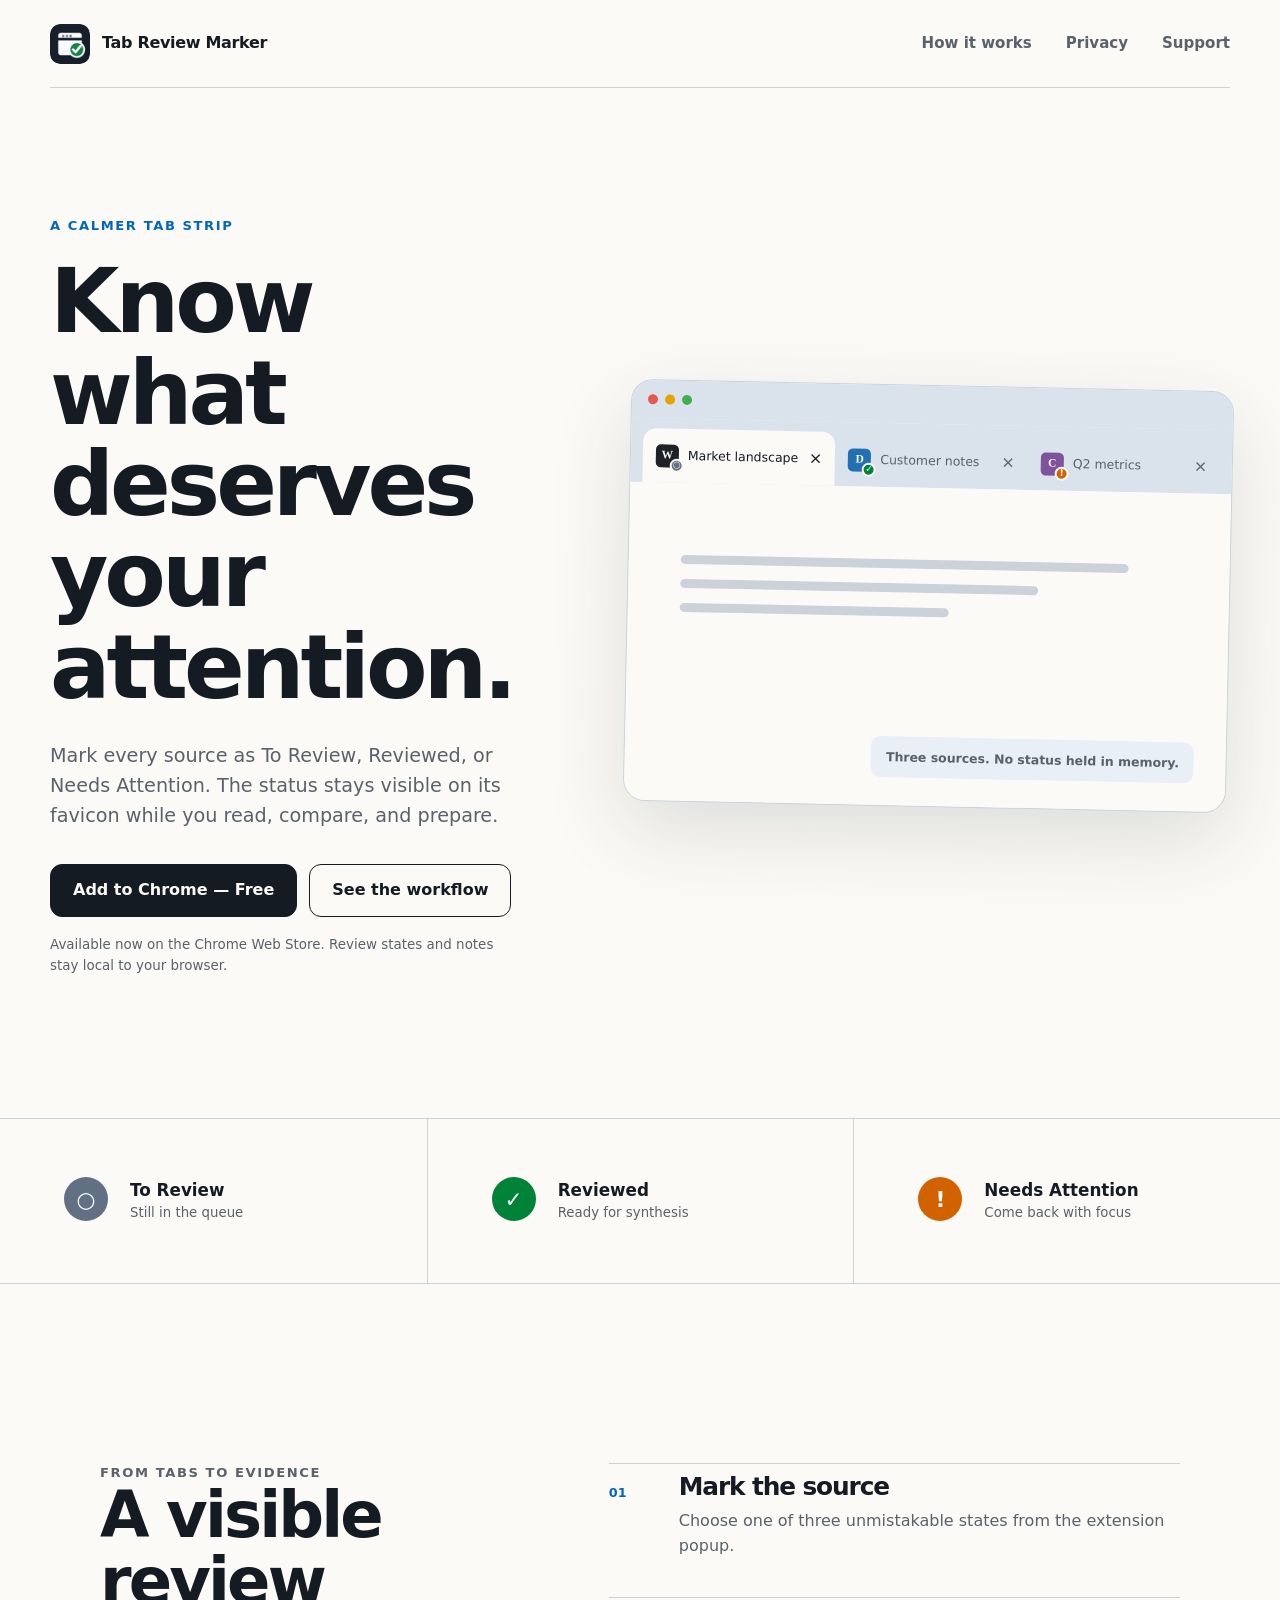
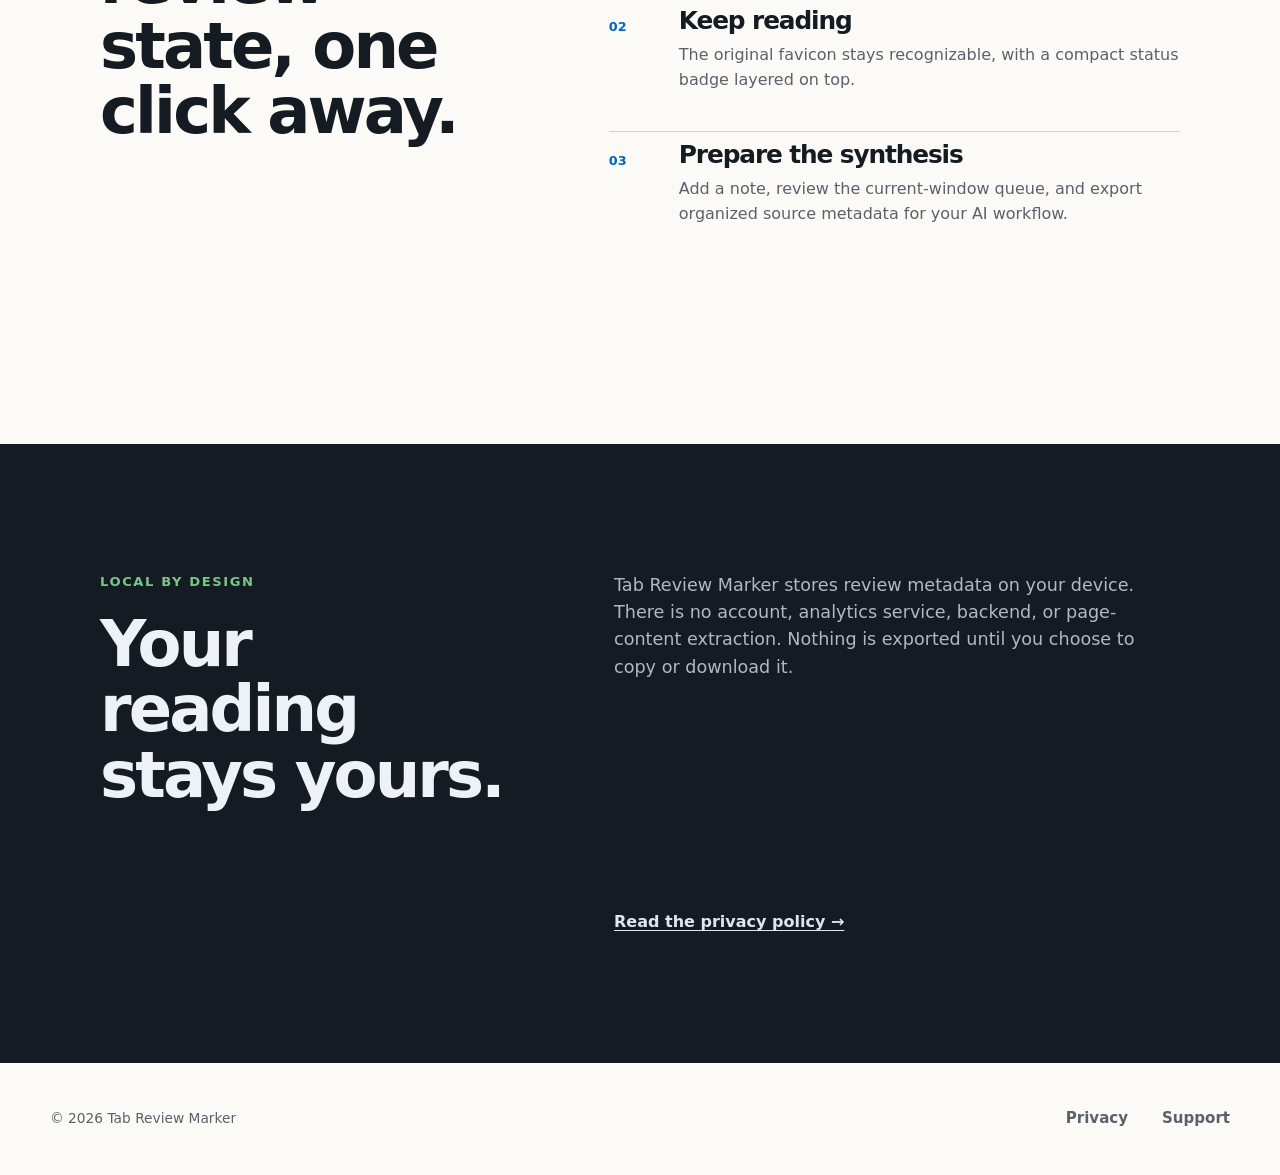
<file: index.html>
<!doctype html>
<html lang="en">
<head>
  <meta charset="utf-8">
  <meta name="viewport" content="width=device-width, initial-scale=1">
  <meta name="description" content="See what needs review, what is done, and what needs attention directly in your Chrome tab strip.">
  <title>Tab Review Marker</title>
  <link rel="icon" href="assets/icon-32.png" sizes="32x32">
  <link rel="stylesheet" href="styles.css">
</head>
<body>
  <header class="site-header">
    <a class="brand" href="./" aria-label="Tab Review Marker home">
      <img src="assets/icon-48.png" width="40" height="40" alt="">
      <span>Tab Review Marker</span>
    </a>
    <nav aria-label="Main navigation">
      <a href="#how-it-works">How it works</a>
      <a href="privacy.html">Privacy</a>
      <a href="https://github.com/ArielSmoliar/tab-review-marker-site/issues">Support</a>
    </nav>
  </header>

  <main>
    <section class="hero">
      <div class="hero-copy">
        <p class="kicker">A calmer tab strip</p>
        <h1>Know what deserves your attention.</h1>
        <p class="lede">Mark every source as To Review, Reviewed, or Needs Attention. The status stays visible on its favicon while you read, compare, and prepare.</p>
        <div class="actions">
          <a class="button primary" href="https://chromewebstore.google.com/detail/tab-review-marker/gpbjejflccaaljhbdkjmihdfmmegoega">Add to Chrome — Free</a>
          <a class="button secondary" href="#how-it-works">See the workflow</a>
        </div>
        <p class="release-note">Available now on the Chrome Web Store. Review states and notes stay local to your browser.</p>
      </div>

      <div class="tab-scene" aria-label="Three browser tabs marked To Review, Reviewed, and Needs Attention">
        <div class="browser-bar" aria-hidden="true">
          <span class="traffic red"></span><span class="traffic amber"></span><span class="traffic green"></span>
        </div>
        <div class="tabs">
          <div class="tab selected">
            <span class="favicon wiki">W<span class="badge todo">○</span></span>
            <span class="tab-title">Market landscape</span>
            <span class="close">×</span>
          </div>
          <div class="tab">
            <span class="favicon doc">D<span class="badge done">✓</span></span>
            <span class="tab-title">Customer notes</span>
            <span class="close">×</span>
          </div>
          <div class="tab">
            <span class="favicon chart">C<span class="badge attention">!</span></span>
            <span class="tab-title">Q2 metrics</span>
            <span class="close">×</span>
          </div>
        </div>
        <div class="page-surface">
          <div class="reading-line wide"></div>
          <div class="reading-line"></div>
          <div class="reading-line short"></div>
          <div class="source-note">Three sources. No status held in memory.</div>
        </div>
      </div>
    </section>

    <section class="status-strip" aria-label="Review states">
      <div><span class="large-mark todo">○</span><strong>To Review</strong><small>Still in the queue</small></div>
      <div><span class="large-mark done">✓</span><strong>Reviewed</strong><small>Ready for synthesis</small></div>
      <div><span class="large-mark attention">!</span><strong>Needs Attention</strong><small>Come back with focus</small></div>
    </section>

    <section class="workflow" id="how-it-works">
      <div class="section-intro">
        <p class="kicker">From tabs to evidence</p>
        <h2>A visible review state, one click away.</h2>
      </div>
      <ol>
        <li><span>01</span><div><h3>Mark the source</h3><p>Choose one of three unmistakable states from the extension popup.</p></div></li>
        <li><span>02</span><div><h3>Keep reading</h3><p>The original favicon stays recognizable, with a compact status badge layered on top.</p></div></li>
        <li><span>03</span><div><h3>Prepare the synthesis</h3><p>Add a note, review the current-window queue, and export organized source metadata for your AI workflow.</p></div></li>
      </ol>
    </section>

    <section class="privacy-promise">
      <div>
        <p class="kicker">Local by design</p>
        <h2>Your reading stays yours.</h2>
      </div>
      <p>Tab Review Marker stores review metadata on your device. There is no account, analytics service, backend, or page-content extraction. Nothing is exported until you choose to copy or download it.</p>
      <a href="privacy.html">Read the privacy policy <span aria-hidden="true">→</span></a>
    </section>
  </main>

  <footer>
    <span>© 2026 Tab Review Marker</span>
    <div><a href="privacy.html">Privacy</a><a href="https://github.com/ArielSmoliar/tab-review-marker-site/issues">Support</a></div>
  </footer>
</body>
</html>
</file>
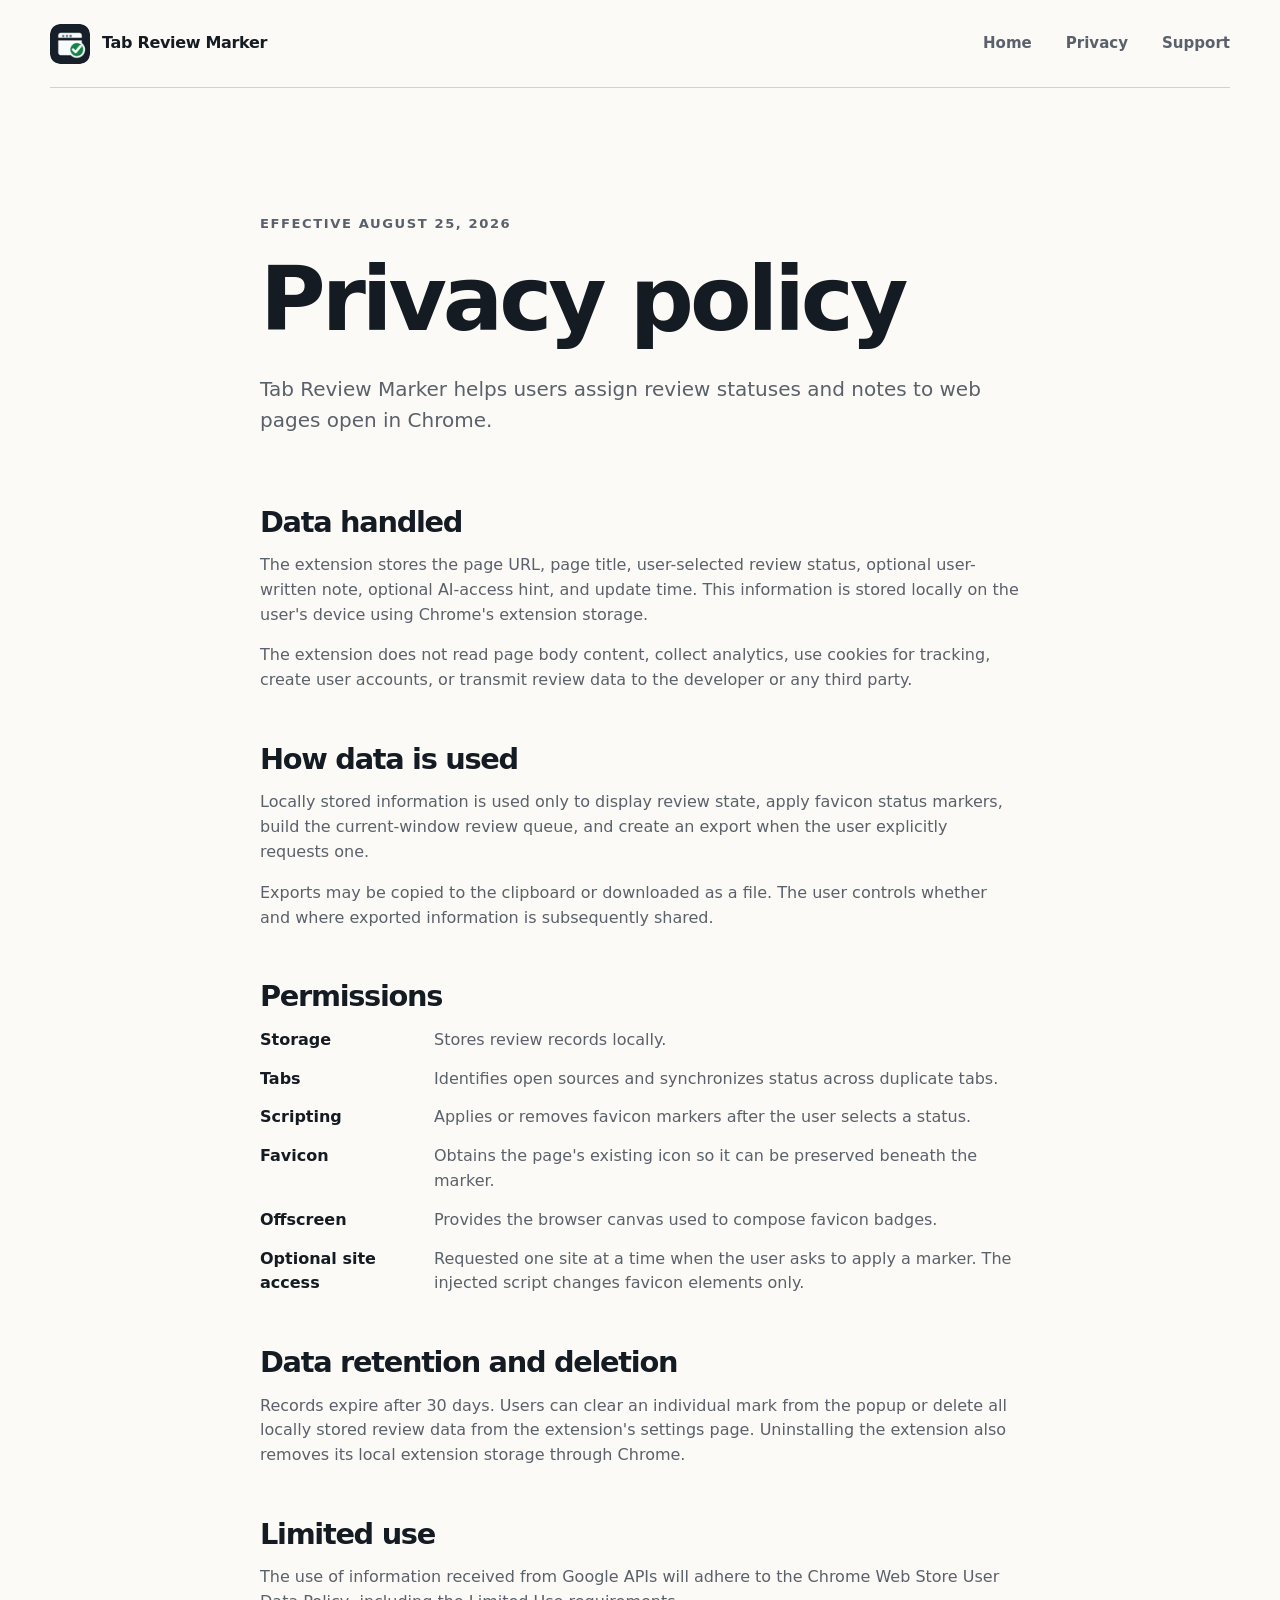
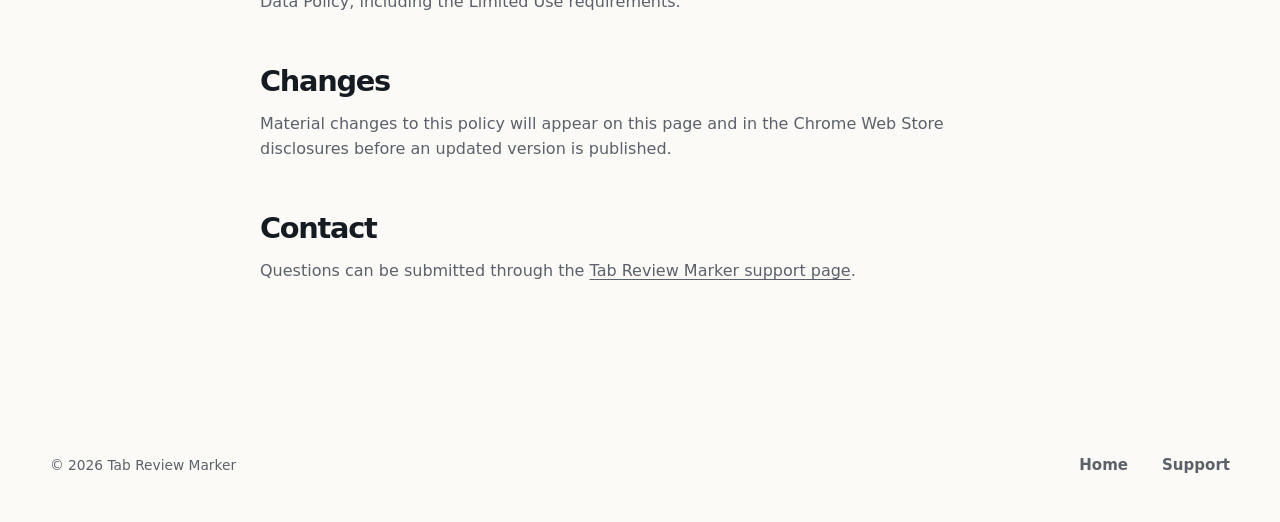
<file: privacy.html>
<!doctype html>
<html lang="en">
<head>
  <meta charset="utf-8">
  <meta name="viewport" content="width=device-width, initial-scale=1">
  <meta name="description" content="Privacy policy for Tab Review Marker.">
  <title>Privacy Policy · Tab Review Marker</title>
  <link rel="icon" href="assets/icon-32.png" sizes="32x32">
  <link rel="stylesheet" href="styles.css">
</head>
<body>
  <header class="site-header">
    <a class="brand" href="./" aria-label="Tab Review Marker home"><img src="assets/icon-48.png" width="40" height="40" alt=""><span>Tab Review Marker</span></a>
    <nav aria-label="Main navigation"><a href="./">Home</a><a aria-current="page" href="privacy.html">Privacy</a><a href="https://github.com/ArielSmoliar/tab-review-marker-site/issues">Support</a></nav>
  </header>

  <main class="policy">
    <p class="kicker">Effective August 25, 2026</p>
    <h1>Privacy policy</h1>
    <p class="policy-lede">Tab Review Marker helps users assign review statuses and notes to web pages open in Chrome.</p>

    <h2>Data handled</h2>
    <p>The extension stores the page URL, page title, user-selected review status, optional user-written note, optional AI-access hint, and update time. This information is stored locally on the user's device using Chrome's extension storage.</p>
    <p>The extension does not read page body content, collect analytics, use cookies for tracking, create user accounts, or transmit review data to the developer or any third party.</p>

    <h2>How data is used</h2>
    <p>Locally stored information is used only to display review state, apply favicon status markers, build the current-window review queue, and create an export when the user explicitly requests one.</p>
    <p>Exports may be copied to the clipboard or downloaded as a file. The user controls whether and where exported information is subsequently shared.</p>

    <h2>Permissions</h2>
    <dl>
      <dt>Storage</dt><dd>Stores review records locally.</dd>
      <dt>Tabs</dt><dd>Identifies open sources and synchronizes status across duplicate tabs.</dd>
      <dt>Scripting</dt><dd>Applies or removes favicon markers after the user selects a status.</dd>
      <dt>Favicon</dt><dd>Obtains the page's existing icon so it can be preserved beneath the marker.</dd>
      <dt>Offscreen</dt><dd>Provides the browser canvas used to compose favicon badges.</dd>
      <dt>Optional site access</dt><dd>Requested one site at a time when the user asks to apply a marker. The injected script changes favicon elements only.</dd>
    </dl>

    <h2>Data retention and deletion</h2>
    <p>Records expire after 30 days. Users can clear an individual mark from the popup or delete all locally stored review data from the extension's settings page. Uninstalling the extension also removes its local extension storage through Chrome.</p>

    <h2>Limited use</h2>
    <p>The use of information received from Google APIs will adhere to the Chrome Web Store User Data Policy, including the Limited Use requirements.</p>

    <h2>Changes</h2>
    <p>Material changes to this policy will appear on this page and in the Chrome Web Store disclosures before an updated version is published.</p>

    <h2>Contact</h2>
    <p>Questions can be submitted through the <a href="https://github.com/ArielSmoliar/tab-review-marker-site/issues">Tab Review Marker support page</a>.</p>
  </main>

  <footer><span>© 2026 Tab Review Marker</span><div><a href="./">Home</a><a href="https://github.com/ArielSmoliar/tab-review-marker-site/issues">Support</a></div></footer>
</body>
</html>
</file>
<file: styles.css>
:root {
  color-scheme: light dark;
  --ink: oklch(0.22 0.018 255);
  --muted: oklch(0.49 0.018 255);
  --paper: oklch(0.985 0.006 85);
  --soft: oklch(0.95 0.012 255);
  --line: oklch(0.86 0.014 255);
  --blue: oklch(0.51 0.16 250);
  --green: oklch(0.53 0.15 150);
  --orange: oklch(0.62 0.17 52);
  --slate: oklch(0.54 0.035 255);
  --radius: 18px;
}

* { box-sizing: border-box; }
html { scroll-behavior: smooth; }
body {
  margin: 0;
  color: var(--ink);
  background: var(--paper);
  font-family: Avenir Next, Avenir, ui-sans-serif, system-ui, -apple-system, BlinkMacSystemFont, "Segoe UI", sans-serif;
  line-height: 1.55;
}
a { color: inherit; text-underline-offset: 0.2em; }
a:focus-visible, .button:focus-visible { outline: 3px solid var(--blue); outline-offset: 4px; }

.site-header, footer {
  width: min(1180px, calc(100% - 40px));
  margin-inline: auto;
  display: flex;
  align-items: center;
  justify-content: space-between;
}
.site-header { min-height: 88px; border-bottom: 1px solid var(--line); }
.brand { display: flex; gap: 12px; align-items: center; font-weight: 700; text-decoration: none; letter-spacing: -0.02em; }
.brand img { border-radius: 10px; }
nav, footer div { display: flex; gap: clamp(16px, 3vw, 34px); }
nav a, footer a { color: var(--muted); font-size: 0.94rem; font-weight: 600; text-decoration: none; }
nav a:hover, footer a:hover { color: var(--ink); }

main { overflow: hidden; }
.hero {
  width: min(1180px, calc(100% - 40px));
  margin: clamp(56px, 10vw, 132px) auto clamp(72px, 11vw, 144px);
  display: grid;
  grid-template-columns: minmax(0, 0.88fr) minmax(460px, 1.12fr);
  gap: clamp(48px, 8vw, 112px);
  align-items: center;
}
.kicker { margin: 0 0 20px; color: var(--blue); font-size: 0.82rem; font-weight: 750; letter-spacing: 0.12em; text-transform: uppercase; }
h1, h2, h3 { margin-top: 0; letter-spacing: -0.045em; line-height: 1.02; }
h1 { max-width: 11ch; margin-bottom: 28px; font-size: clamp(3.4rem, 7vw, 6.9rem); font-weight: 700; }
.lede { max-width: 58ch; margin: 0; color: var(--muted); font-size: clamp(1.08rem, 1.5vw, 1.3rem); }
.actions { display: flex; gap: 12px; margin-top: 34px; }
.button { min-height: 50px; padding: 13px 22px; border: 1px solid var(--ink); border-radius: 12px; font-weight: 700; text-decoration: none; }
.button.primary { color: var(--paper); background: var(--ink); }
.button.primary:hover { background: var(--blue); border-color: var(--blue); }
.button.secondary:hover { background: var(--soft); }
.release-note { max-width: 54ch; margin: 18px 0 0; color: var(--muted); font-size: 0.84rem; }

.tab-scene { position: relative; min-height: 420px; border: 1px solid var(--line); border-radius: 22px; background: oklch(0.97 0.01 250); box-shadow: 0 28px 80px oklch(0.3 0.04 250 / 0.14); transform: rotate(1.2deg); overflow: hidden; }
.browser-bar { height: 38px; padding: 14px 16px; display: flex; gap: 7px; background: oklch(0.91 0.016 250); }
.traffic { width: 10px; height: 10px; border-radius: 50%; }
.red { background: oklch(0.65 0.18 25); } .amber { background: oklch(0.76 0.16 80); } .green { background: oklch(0.67 0.17 145); }
.tabs { display: flex; padding: 10px 12px 0; background: oklch(0.91 0.016 250); }
.tab { min-width: 0; flex: 1; height: 54px; padding: 0 13px; display: flex; gap: 9px; align-items: center; color: var(--muted); border-radius: 13px 13px 0 0; }
.tab.selected { color: var(--ink); background: var(--paper); }
.tab-title { min-width: 0; overflow: hidden; white-space: nowrap; text-overflow: ellipsis; font-size: 0.78rem; }
.close { margin-left: auto; font-size: 1rem; }
.favicon { position: relative; width: 23px; height: 23px; flex: 0 0 23px; display: grid; place-items: center; color: var(--paper); border-radius: 5px; font-family: Georgia, serif; font-size: 0.72rem; font-weight: 700; }
.wiki { background: oklch(0.25 0.01 250); } .doc { background: oklch(0.53 0.13 250); } .chart { background: oklch(0.52 0.12 310); }
.badge { position: absolute; right: -5px; bottom: -5px; width: 14px; height: 14px; display: grid; place-items: center; color: oklch(0.99 0.003 255); border: 2px solid var(--paper); border-radius: 50%; font: 800 9px/1 ui-sans-serif, system-ui, sans-serif; }
.todo { background: var(--slate); } .done { background: var(--green); } .attention { background: var(--orange); }
.page-surface { min-height: 318px; padding: 72px 52px; background: var(--paper); }
.reading-line { width: 72%; height: 9px; margin-bottom: 15px; border-radius: 8px; background: var(--line); }
.reading-line.wide { width: 90%; } .reading-line.short { width: 54%; }
.source-note { position: absolute; right: 32px; bottom: 28px; padding: 11px 15px; color: var(--muted); background: var(--soft); border-radius: 10px; font-size: 0.78rem; font-weight: 650; }

.status-strip { display: grid; grid-template-columns: repeat(3, 1fr); border-block: 1px solid var(--line); }
.status-strip > div { min-height: 164px; padding: 32px clamp(24px, 5vw, 74px); display: grid; grid-template-columns: 48px 1fr; column-gap: 18px; align-content: center; }
.status-strip > div + div { border-left: 1px solid var(--line); }
.large-mark { grid-row: span 2; width: 44px; height: 44px; display: grid; place-items: center; color: oklch(0.99 0.003 255); border-radius: 50%; font-size: 1.35rem; font-weight: 800; }
.status-strip strong { align-self: end; font-size: 1.05rem; }
.status-strip small { color: var(--muted); }

.workflow { width: min(1080px, calc(100% - 40px)); margin: clamp(96px, 14vw, 180px) auto; display: grid; grid-template-columns: 0.8fr 1.2fr; gap: clamp(56px, 10vw, 140px); }
.section-intro { position: sticky; top: 36px; align-self: start; }
h2 { max-width: 13ch; font-size: clamp(2.5rem, 5vw, 4.8rem); }
.workflow ol { margin: 0; padding: 0; list-style: none; }
.workflow li { padding: 10px 0 38px; display: grid; grid-template-columns: 48px 1fr; gap: 22px; border-top: 1px solid var(--line); }
.workflow li > span { padding-top: 9px; color: var(--blue); font-size: 0.8rem; font-weight: 750; }
.workflow h3 { margin: 0 0 10px; font-size: 1.55rem; }
.workflow p { max-width: 52ch; margin: 0; color: var(--muted); }

.privacy-promise { padding: clamp(70px, 10vw, 128px) max(20px, calc((100vw - 1080px) / 2)); display: grid; grid-template-columns: 0.8fr 1.1fr; gap: clamp(36px, 8vw, 120px); color: oklch(0.96 0.008 255); background: var(--ink); }
.privacy-promise .kicker { color: oklch(0.76 0.12 150); }
.privacy-promise h2 { margin-bottom: 0; }
.privacy-promise > p { max-width: 59ch; margin: 0; color: oklch(0.78 0.018 255); font-size: 1.1rem; }
.privacy-promise > a { grid-column: 2; width: fit-content; color: oklch(0.92 0.02 255); font-weight: 700; }

footer { min-height: 112px; color: var(--muted); font-size: 0.86rem; }
.policy { width: min(760px, calc(100% - 40px)); margin: clamp(70px, 10vw, 126px) auto; overflow: visible; }
.policy h1 { max-width: none; }
.policy-lede { margin-bottom: 72px; color: var(--muted); font-size: 1.25rem; }
.policy h2 { max-width: none; margin: 52px 0 16px; font-size: 1.8rem; }
.policy p, .policy dd { color: var(--muted); }
.policy dl { display: grid; grid-template-columns: 150px 1fr; gap: 14px 24px; }
.policy dt { font-weight: 750; }
.policy dd { margin: 0; }

@media (prefers-reduced-motion: no-preference) {
  .tab-scene { transition: transform 500ms cubic-bezier(.16,1,.3,1), box-shadow 500ms cubic-bezier(.16,1,.3,1); }
  .tab-scene:hover { transform: rotate(0); box-shadow: 0 34px 100px oklch(0.3 0.04 250 / 0.19); }
}
@media (max-width: 820px) {
  .site-header { min-height: 72px; }
  nav a:first-child { display: none; }
  .hero, .workflow, .privacy-promise { grid-template-columns: 1fr; }
  .hero { margin-top: 58px; }
  .hero h1 { max-width: 12ch; }
  .tab-scene { min-height: 340px; transform: none; }
  .tab-title { display: none; }
  .page-surface { min-height: 240px; padding: 52px 28px; }
  .status-strip { grid-template-columns: 1fr; }
  .status-strip > div { min-height: 116px; }
  .status-strip > div + div { border-left: 0; border-top: 1px solid var(--line); }
  .section-intro { position: static; }
  .privacy-promise > a { grid-column: 1; }
}
@media (max-width: 520px) {
  .site-header, footer, .hero, .workflow, .policy { width: min(100% - 28px, 1180px); }
  .brand span { display: none; }
  nav, footer div { gap: 16px; }
  h1 { font-size: clamp(3rem, 15vw, 4.7rem); }
  .actions { align-items: stretch; flex-direction: column; }
  .button { text-align: center; }
  .tab-scene { min-height: 290px; }
  .tab { padding-inline: 9px; }
  .page-surface { min-height: 190px; }
  .source-note { right: 18px; bottom: 18px; }
  .policy dl { grid-template-columns: 1fr; gap: 4px; }
  .policy dd { margin-bottom: 14px; }
}
@media (prefers-color-scheme: dark) {
  :root { --ink: oklch(0.92 0.012 255); --muted: oklch(0.71 0.018 255); --paper: oklch(0.17 0.014 255); --soft: oklch(0.23 0.018 255); --line: oklch(0.32 0.018 255); --blue: oklch(0.71 0.14 250); }
  .button.primary { color: oklch(0.16 0.014 255); }
  .tab-scene { background: oklch(0.21 0.018 255); box-shadow: 0 28px 80px oklch(0.02 0.01 255 / 0.35); }
  .browser-bar, .tabs { background: oklch(0.23 0.018 255); }
  .badge { border-color: var(--paper); }
  .privacy-promise { color: oklch(0.19 0.014 255); background: oklch(0.91 0.014 255); }
  .privacy-promise > p { color: oklch(0.38 0.018 255); }
  .privacy-promise > a { color: oklch(0.25 0.02 255); }
}
</file>
